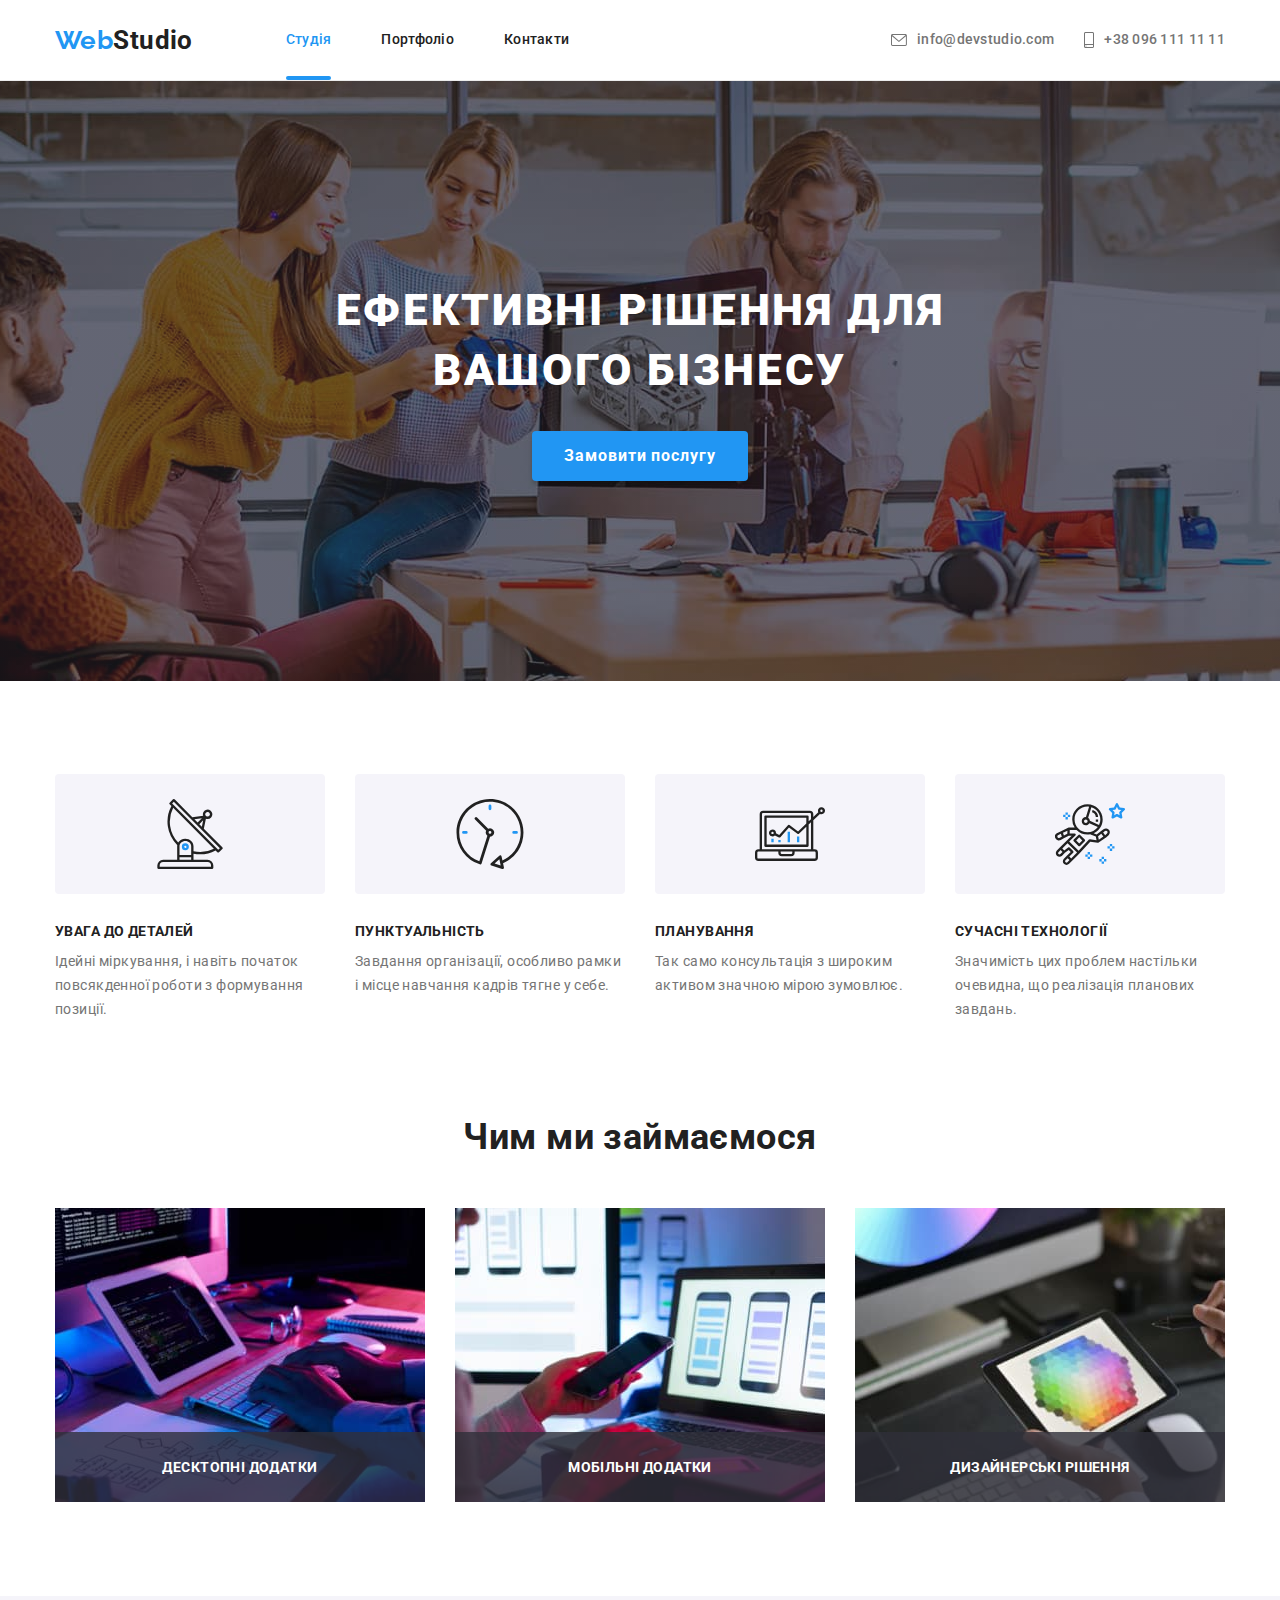
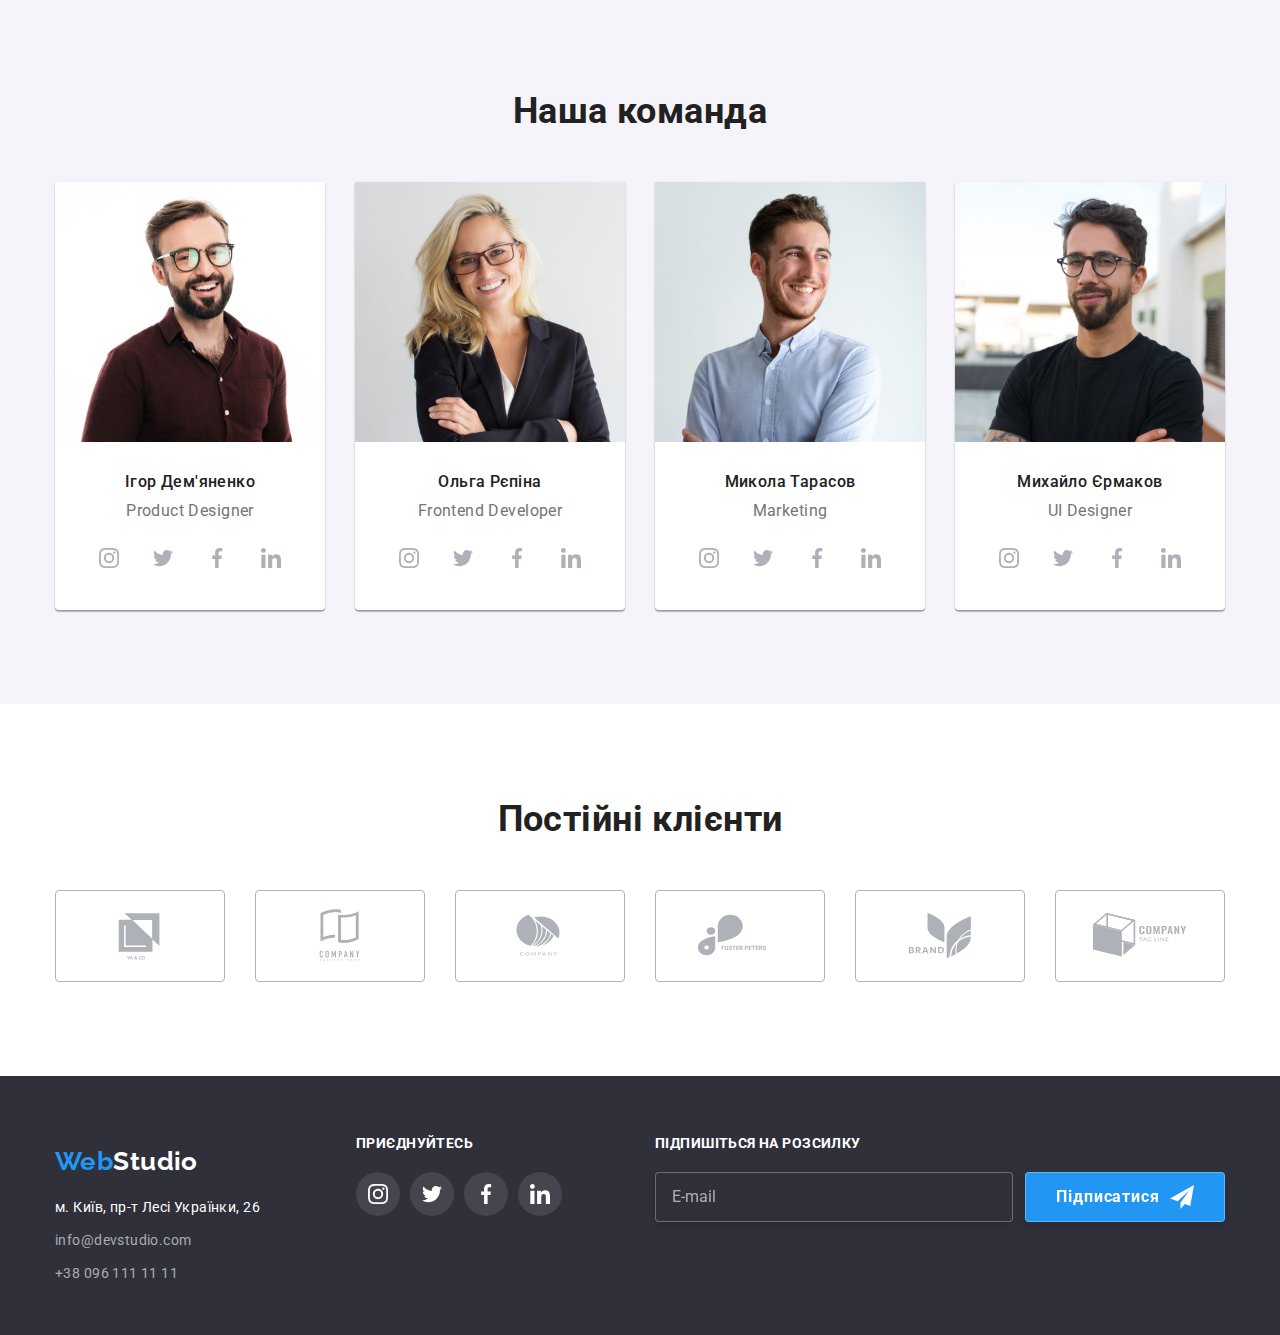
<file: index.html>
<!DOCTYPE html>
<html lang="uk">

<head>
  <meta charset="UTF-8">
  <meta http-equiv="X-UA-Compatible" content="IE=edge">
  <meta name="viewport" content="width=device-width, initial-scale=1.0">
  <title>Студія</title>
  <!-- Font style -->
  <link rel="preconnect" href="https://fonts.googleapis.com">
  <link rel="preconnect" href="https://fonts.gstatic.com" crossorigin>
  <link href="https://fonts.googleapis.com/css2?family=Raleway:wght@700&family=Roboto:wght@400;500;700;900&display=swap"
    rel="stylesheet">
  <!-- Modern-normolize -->
  <link rel="stylesheet" href="https://cdnjs.cloudflare.com/ajax/libs/modern-normalize/1.1.0/modern-normalize.css"
    integrity="sha512-Y0MM+V6ymRKN2zStTqzQ227DWhhp4Mzdo6gnlRnuaNCbc+YN/ZH0sBCLTM4M0oSy9c9VKiCvd4Jk44aCLrNS5Q=="
    crossorigin="anonymous" referrerpolicy="no-referrer" />
  <link rel="stylesheet" href="https://cdnjs.cloudflare.com/ajax/libs/modern-normalize/1.1.0/modern-normalize.min.css"
    integrity="sha512-wpPYUAdjBVSE4KJnH1VR1HeZfpl1ub8YT/NKx4PuQ5NmX2tKuGu6U/JRp5y+Y8XG2tV+wKQpNHVUX03MfMFn9Q=="
    crossorigin="anonymous" referrerpolicy="no-referrer" />

  <!-- Custom styles -->
  <link rel="stylesheet" href="./css/styles.css">
</head>

<body>
  <!-- HEADER -->
    <header class="header border">
      <div class="container nav">
        <a class="logo" href=""><span class="logo-header">Web</span>Studio</a>
        <nav class="nav-item">
         <ul class="site-nav list">
            <li class="menu-item">
              <a href="" class="link current menu-link">Студія</a>
            </li>
            <li>
              <a href="./portfolio.html" class="link">Портфоліо</a>
            </li>
            <li>
              <a href="" class="link">Контакти</a>
            </li>
         </ul>
        </nav>

        <a class="e-mail-nav" href="mailto:fo@devstudio.com">
          <svg class="icon-header" width="16px" height="12px">
            <use href="./images/icons.svg#icon-envelope"></use>
          </svg>
          info@devstudio.com
        </a>
        
        <a class="tel-nav" href="tel:+380961111111">
          <svg class="icon-header" width="10px" height="16px">
            <use href="./images/icons.svg#icon-smartphone"></use>
          </svg>
          +38 096 111 11 11
        </a>
      </div>
    </header>

  <!-- MAIN -->
  <main>
    <section class="hero overlay">
      <div class="container">
        <h1 class="hero-header">Ефективні рішення для вашого бізнесу</h1>
        <button class="hero-button" type="button" data-modal-open>Замовити послугу</button>
      </div>
    </section>

  <!-- Benefits -->
    <section class="benefits">
        <div class="container">
          <h2 class="visually-hidden">Переваги</h2>
          <ul class="list benefits-item">
            <li>
              <div class="icon-background">
              <svg width="70px" height="70px">
                <use href="./images/icons.svg#icon-antenna"></use>
              </svg>
              </div>
              <h3 class="benefits-title">УВАГА ДО ДЕТАЛЕЙ</h3>
              <p class="benefits-text">Ідейні міркування, і навіть початок повсякденної роботи з формування позиції.</p>
            </li>
            <li>
              <div class="icon-background">
              <svg width="70px" height="70px">
                <use href="./images/icons.svg#icon-clock"></use>
              </svg>
              </div>
              <h3 class="benefits-title">ПУНКТУАЛЬНІСТЬ</h3>
              <p class="benefits-text">Завдання організації, особливо рамки і місце навчання кадрів тягне у себе.</p>
            </li>
            <li>
              <div class="icon-background">
              <svg width="70px" height="70px">
                <use href="./images/icons.svg#icon-diagram"></use>
              </svg>
              </div>
              <h3 class="benefits-title">ПЛАНУВАННЯ</h3>
              <p class="benefits-text">Так само консультація з широким активом значною мірою зумовлює.</p>
            </li>
            <li>
              <div class="icon-background">
              <svg width="70px" height="70px">
                <use href="./images/icons.svg#icon-astronaut"></use>
              </svg>
              </div>
              <h3 class="benefits-title">СУЧАСНІ ТЕХНОЛОГІЇ</h3>
              <p class="benefits-text">Значимість цих проблем настільки очевидна, що реалізація планових завдань.</p>
            </li>
          </ul>
        </div>
    </section>

     <!-- Work -->
      <section class="work">
        <div class="container">
          <h2 class="work-title">Чим ми займаємося</h2>
          <ul class="list work-img">
            <li class="owerlay">
              <img class="item" src="./images/box/box1.jpg" alt="розробка" width="370" height="294">
              <div class="work-owerlay">
                <p class="work-owerlay-text">Десктопні додатки</p>
              </div>
            </li>
            <li class="owerlay">
              <img class="item" src="./images/box/box2.jpg" alt="універсальність" width="370" height="294">
              <div class="work-owerlay">
                <p class="work-owerlay-text">Мобільні додатки</p>
              </div>
            </li>
            <li class="owerlay">
              <img class="item" src="./images/box/box3.jpg" alt="дизайн" width="370" height="294">
              <div class="work-owerlay">
                <p class="work-owerlay-text">Дизайнерські рішення</p>
              </div>
            </li>
          </ul>
        </div>
      </section>

      <!-- Team -->
      <section class="team">
        <div class="container">
          <h2 class="team-title">Наша команда</h2>
          <ul class="list teams">
            <li class="team-border">
              <img src="./images/team/igor.jpg" alt="ігор" width="270" height="260" />
                <div class="team-text">
                  <h3 class="team-name">Ігор Дем'яненко</h3>
                  <p lang="en" class="team-profession">Product Designer</p>
                    <ul class="list team-links">
                      <li class="social-item">
                        <a class="social-link" href="http://instagram.com" target="_blank" rel="noopener noreferrer" aria-label="інстаграм іконка">
                          <svg class="icon-team" width="20px" height="20px">
                            <use href="./images/icons.svg#icon-instagram"></use>
                          </svg>
                        </a>
                      </li>
                      <li class="social-item">
                        <a class="social-link" href="http://twitter.com" target="_blank" rel="noopener noreferrer"
                      aria-label="твіттер іконка">
                          <svg class="icon-team" width="20px" height="20px">
                            <use href="./images/icons.svg#icon-twitter"></use>
                          </svg>
                        </a>
                      </li>
                      <li class="social-item">
                       <a class="social-link" href="http://facebook.com" target="_blank" rel="noopener noreferrer"
                      aria-label="фейсбук іконка">
                          <svg class="icon-team" width="20px" height="20px">
                            <use href="./images/icons.svg#icon-facebook"></use>
                          </svg>
                        </a>
                      </li>
                      <li class="social-item">
                        <a class="social-link" href="http://linkedin" target="_blank" rel="noopener noreferrer"
                      aria-label="лінкедін іконка">
                          <svg class="icon-team" width="20px" height="20px">
                            <use href="./images/icons.svg#icon-linkedin"></use>
                          </svg>
                        </a>
                      </li>
                    </ul>
                </div>
            </li>
            <li class="team-border">
              <img src="./images/team/olga.jpg" alt="ольга" width="270" height="260" />
              <div class="team-text">
                <h3 class="team-name">Ольга Рєпіна</h3>
                <p lang="en" class="team-profession">Frontend Developer</p>
                <ul class="list team-links">
                  <li class="social-item">
                    <a class="social-link" href="http://instagram.com" target="_blank" rel="noopener noreferrer"
                    aria-label="інстаграм іконка">
                      <svg class="icon-team" width="20px" height="20px">
                        <use href="./images/icons.svg#icon-instagram"></use>
                      </svg>
                    </a>
                  </li>
                  <li class="social-item">
                    <a class="social-link" href="http://twitter.com" target="_blank" rel="noopener noreferrer"
                    aria-label="твіттер іконка">
                      <svg class="icon-team" width="20px" height="20px">
                        <use href="./images/icons.svg#icon-twitter"></use>
                      </svg>
                    </a>
                  </li>
                  <li class="social-item">
                    <a class="social-link" href="http://facebook.com" target="_blank" rel="noopener noreferrer"
                    aria-label="фейсбук іконка">
                      <svg class="icon-team" width="20px" height="20px">
                        <use href="./images/icons.svg#icon-facebook"></use>
                      </svg>
                    </a>
                  </li>
                  <li class="social-item">
                    <a class="social-link" href="http://linkedin" target="_blank" rel="noopener noreferrer"
                    aria-label="лінкедін іконка">
                      <svg class="icon-team" width="20px" height="20px">
                        <use href="./images/icons.svg#icon-linkedin"></use>
                      </svg>
                    </a>
                  </li>
                </ul>
              </div>
            </li>
            <li class="team-border">
              <img src="./images/team/mukola.jpg" alt="микола" width="270" height="260" />
              <div class="team-text">
                <h3 class="team-name">Микола Тарасов</h3>
                <p lang="en" class="team-profession">Marketing</p>
                <ul class="list team-links">
                  <li class="social-item">
                    <a class="social-link" href="http://instagram.com" target="_blank" rel="noopener noreferrer"
                    aria-label="інстаграм іконка">
                      <svg class="icon-team" width="20px" height="20px">
                        <use href="./images/icons.svg#icon-instagram"></use>
                      </svg>
                    </a>
                  </li>
                  <li class="social-item">
                    <a class="social-link" href="http://twitter.com" target="_blank" rel="noopener noreferrer"
                    aria-label="твіттер іконка">
                      <svg class="icon-team" width="20px" height="20px">
                        <use href="./images/icons.svg#icon-twitter"></use>
                      </svg>
                    </a>
                  </li>
                  <li class="social-item">
                    <a class="social-link" href="http://facebook.com" target="_blank" rel="noopener noreferrer"
                    aria-label="фейсбук іконка">
                      <svg class="icon-team" width="20px" height="20px">
                        <use href="./images/icons.svg#icon-facebook"></use>
                      </svg>
                    </a>
                  </li>
                  <li class="social-item">
                    <a class="social-link" href="http://linkedin" target="_blank" rel="noopener noreferrer"
                    aria-label="лінкедін іконка">
                      <svg class="icon-team" width="20px" height="20px">
                        <use href="./images/icons.svg#icon-linkedin"></use>
                      </svg>
                    </a>
                  </li>
                </ul>
              </div>
            </li>
            <li class="team-border">
              <img src="./images/team/muhaylo.jpg" alt="михайло" width="270" height="260" />
              <div class="team-text">
                <h3 class="team-name">Михайло Єрмаков</h3>
                <p lang="en" class="team-profession">UI Designer</p>
                <ul class="list team-links">
                  <li class="social-item">
                    <a class="social-link" href="http://instagram.com" target="_blank" rel="noopener noreferrer"
                    aria-label="інстаграм іконка">
                      <svg class="icon-team" width="20px" height="20px">
                        <use href="./images/icons.svg#icon-instagram"></use>
                      </svg>
                    </a>
                  </li>
                  <li class="social-item">
                    <a class="social-link" href="http://twitter.com" target="_blank" rel="noopener noreferrer"
                    aria-label="твіттер іконка">
                      <svg class="icon-team" width="20px" height="20px">
                        <use href="./images/icons.svg#icon-twitter"></use>
                      </svg>
                    </a>
                  </li>
                  <li class="social-item">
                    <a class="social-link" href="http://facebook.com" target="_blank" rel="noopener noreferrer"
                    aria-label="фейсбук іконка">
                      <svg class="icon-team" width="20px" height="20px">
                        <use href="./images/icons.svg#icon-facebook"></use>
                      </svg>
                    </a>
                  </li>
                  <li class="social-item">
                    <a class="social-link" href="http://linkedin" target="_blank" rel="noopener noreferrer"
                    aria-label="лінкедін іконка">
                      <svg class="icon-team" width="20px" height="20px">
                        <use href="./images/icons.svg#icon-linkedin"></use>
                      </svg>
                    </a>
                  </li>
                </ul>
              </div>
            </li>
          </ul>
        </div>
      </section>

      <!-- Clients -->
      <section class="clients">
        <div class="container">
          <h2 class="clients-title">Постійні клієнти</h2>
          <ul class="list clients-list">
            <li class="clients-item">
              <a class="client-link" href="">
              <svg class="clients-icon" width="106px" height="60px">
                <use href="./images/icons.svg#icon-ya"></use>
              </svg>
              </a>
            </li>
            <li class="clients-item">
              <a class="client-link" href="">
              <svg class="clients-icon" width="106px" height="60px">
                <use href="./images/icons.svg#icon-companytagline"></use>
              </svg>
              </a>
            </li>
            <li class="clients-item">
              <a class="client-link" href="">
              <svg class="clients-icon" width="106px" height="60px">
                <use href="./images/icons.svg#icon-company"></use>
              </svg>
              </a>
            </li>
            <li class="clients-item">
              <a class="client-link" href="">
                <svg class="clients-icon" width="106px" height="60px">
                  <use href="./images/icons.svg#icon-foster"></use>
              </svg>
              </a>
            </li>
            <li class="clients-item">
              <a class="client-link" href="">
              <svg class="clients-icon" width="106px" height="60px">
                <use href="./images/icons.svg#icon-brand"></use>
              </svg>
              </a>
            </li>
            <li class="clients-item">
              <a class="client-link" href="">
              <svg class="clients-icon" width="106px" height="60px">
                <use href="./images/icons.svg#icon-companytag"></use>
              </svg>
              </a>
            </li>
          </ul>
        </div>
      </section>
  </main>

  <!-- FOOTER -->
  <footer class="address">
    <section class="container footer">

    <div>
      <h2 class="visually-hidden">Адреса</h2>
      <div class="logotip-footer">
        <a class="logo-address" href=""><span class="logo-footer">Web</span>Studio</a>
      </div>
      <address>
        <ul class="list">
          <li class="adress-item"><a class="adress-footer" href="https://goo.gl/maps/XQmPCepcNbJXL68EA" target="_blank"
              rel="noopener noreffer npfollow">м. Київ,
              пр-т Лесі Українки, 26</a></li>
          <li class="adress-item"><a class="address-mail" href="mailto:fo@devstudio.com">info@devstudio.com</a>
          </li>
          <li class="adress-item"><a class="address-tel" href="tel:+380961111111">+38 096 111 11 11</a></li>
        </ul>
      </address>
    </div>

    <div class="social-footer">
        <h2 class="section-name">приєднуйтесь</h2>
        <ul class="list social">
          <li>
            <a class="icon-footer" href="http://instagram.com" target="_blank" rel="noopener noreferrer"
                    aria-label="інстаграм іконка">
              <svg width="20px" height="20px">
                <use href="./images/icons.svg#icon-instagram"></use>
              </svg>
            </a>
          </li>
          
          <li>
            <a class="icon-footer" href="http://twitter.com" target="_blank" rel="noopener noreferrer"
              aria-label="твіттер іконка">
              <svg width="20px" height="20px">
                <use href="./images/icons.svg#icon-twitter"></use>
              </svg>
            </a>
          </li>

          <li>
            <a class="icon-footer" href="http://facebook.com" target="_blank" rel="noopener noreferrer"
              aria-label="фейсбук іконка">
              <svg width="20px" height="20px">
                <use href="./images/icons.svg#icon-facebook"></use>
              </svg>
            </a>
          </li>

          <li>
            <a class="icon-footer" href="http://linkedin" target="_blank" rel="noopener noreferrer" aria-label="лінкедін іконка">
              <svg width="20px" height="20px">
                <use href="./images/icons.svg#icon-linkedin"></use>
              </svg>
            </a>
          </li>

        </ul>
    </div>

    <div>
      <h2 class="section-name">Підпишіться на розсилку</h2>
      <form class="footer-form">
        <label>
        <input class="label-footer" type="email" required placeholder="E-mail">
        </label>
        <button class="footer-button"  type="submit">Підписатися
          <svg class="subscribe" width="24px" height="24px">
            <use href="./images/icons.svg#icon-plane"></use>
          </svg>
        </button>
      </form>
    </div>

    </section>
  </footer>

 <!-- Modal window -->
 <div class="backdrop is-hidden" data-modal>
  <div class="modal">
    <button class="modal-buttom" data-modal-close>
      <svg class="modal-item"  width="18px" height="18px">
        <use href="./images/icons.svg#icon-close"></use>
      </svg>
    </button>

    <form class="modal-window">
    <p class="modal-text">Залиште свої дані, ми вам передзвонимо</p>

    <div class="modal-form">
        <label class="form-label-name" for="user_person">Ім'я</label>
          <div class="form-input">
            <input class="input-form-field" type="text" name="person" id="user_person" autofocus required>
            <svg class="form-icon" width="18px" height="18px">
              <use href="./images/icons.svg#icon-person"></use>
            </svg>
          </div>

        <label class="form-label-name" for="user_phone">Телефон</label>
          <div class="form-input">
            <input class="input-form-field" type="tel" name="phone" id="user_phone" required>
            <svg class="form-icon" width="18px" height="18px">
              <use href="./images/icons.svg#icon-phone"></use>
            </svg>
          </div>

        <label class="form-label-name" for="user_email">Пошта</label>
          <div class="form-input">
            <input class="input-form-field" type="email" name="email" id="user_email" required>
            <svg class="form-icon" width="18px" height="18px">
              <use href="./images/icons.svg#icon-email"></use>
            </svg>
          </div>
    
        <label class="form-label-name" for="user_comment">Коментар</label>
          <div>
          <textarea class="form-comment" name="comment" id="user_comment" cols="30" rows="9" placeholder="Введіть текст"></textarea>
          </div>
      
      <div class="accept-form">
      <label class="accept">
        <input class="modal-form-checkbox" type="checkbox" name="accept">
        <svg class="modal-form-checkbox-icon" width="15px" height="16px">
          <use class="uncheck" href="./images/icons.svg#icon-uncheck"></use>
          <use class="check" href="./images/icons.svg#icon-check"></use>
        </svg>
        Погоджуюся з розсилкою та приймаю
        <a class="accept-link" href="">Умови договору</a>
      </label>
      </div>
      

      <button class="form-button" type="submit">Відправити</button>
    </div>
    </form>

  </div>

 </div>

 <script src="./js/modal.js"></script>

</body>

</html>
</file>
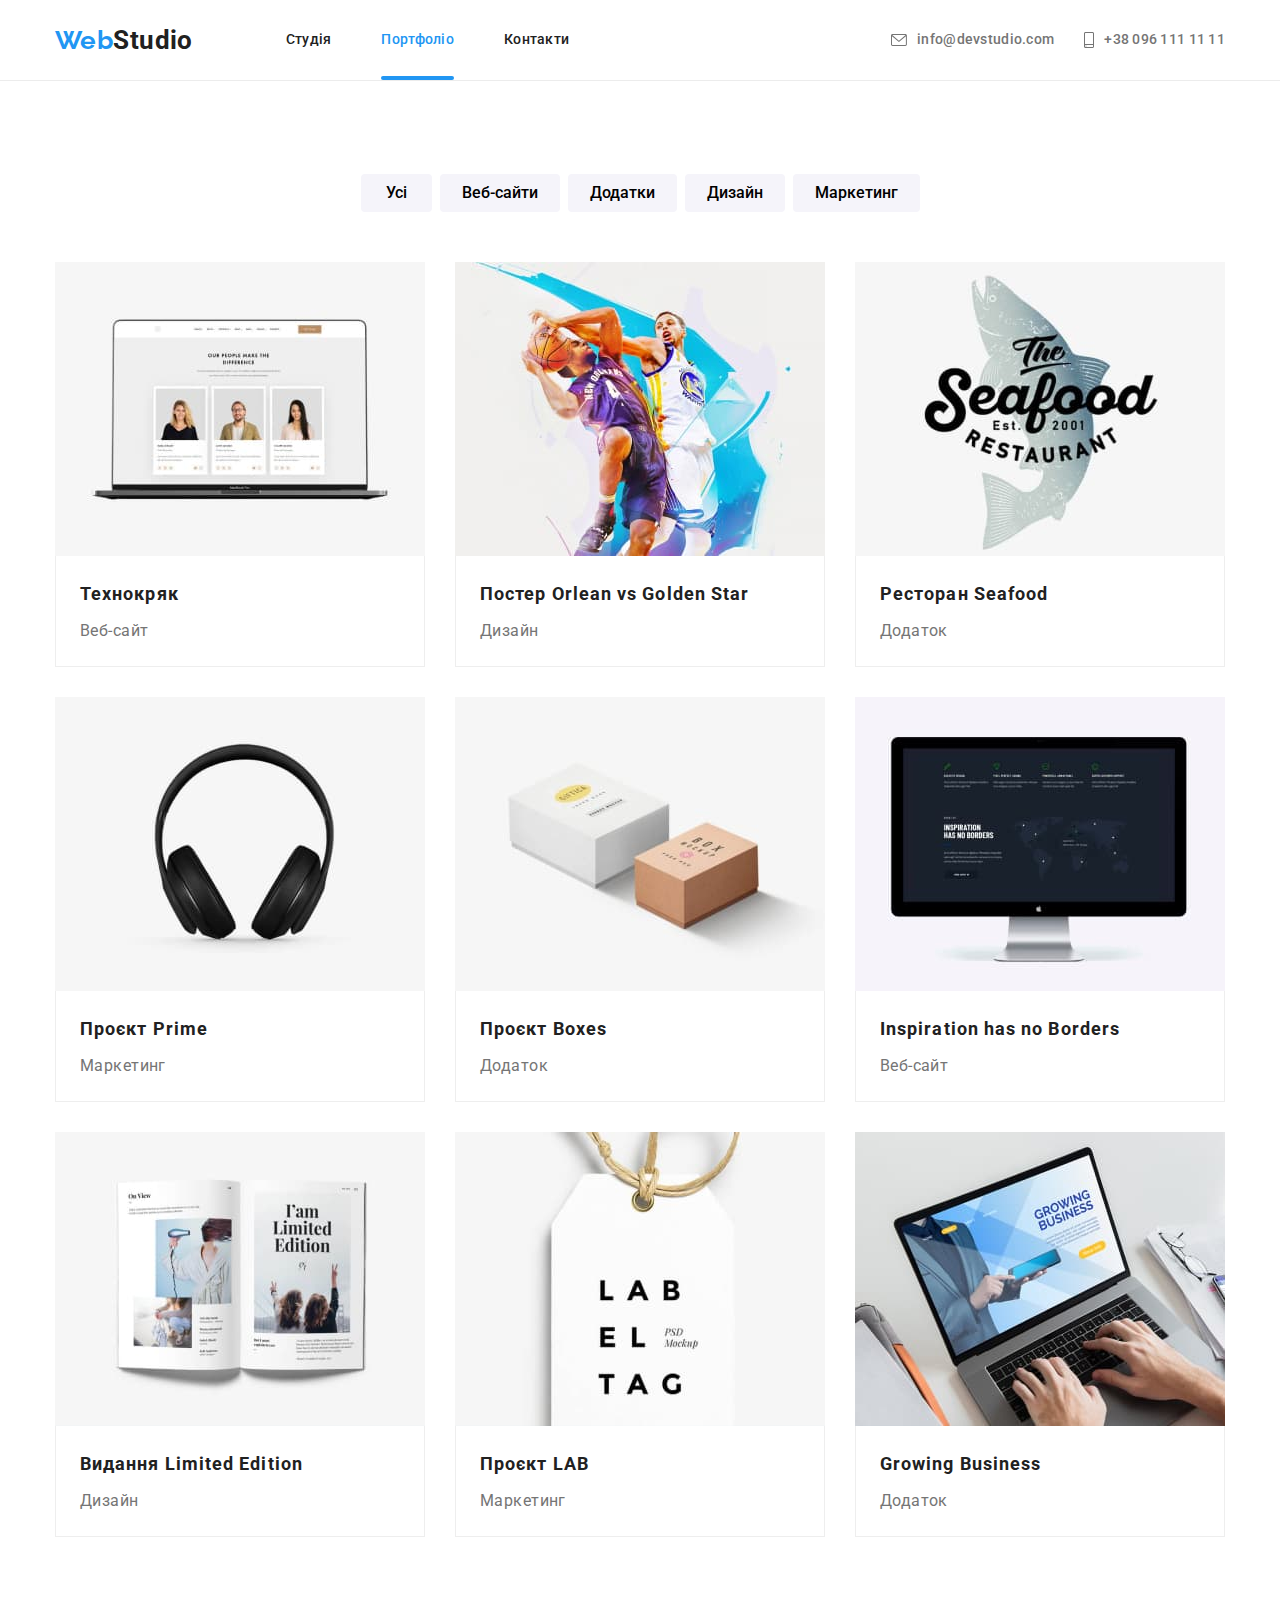
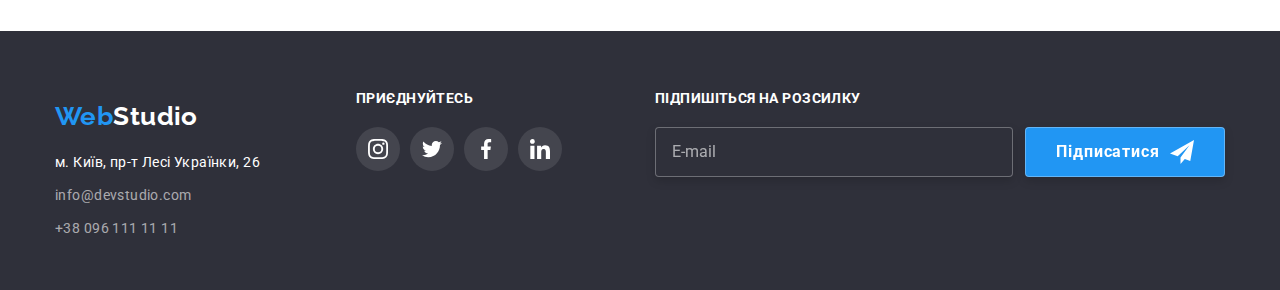
<file: portfolio.html>
<!DOCTYPE html>
<html lang="uk">

<head>
    <meta charset="UTF-8">
    <meta http-equiv="X-UA-Compatible" content="IE=edge">
    <meta name="viewport" content="width=device-width, initial-scale=1.0">
    <title>Портфоліо</title>
    <!-- Font style -->
    <link rel="preconnect" href="https://fonts.googleapis.com">
    <link rel="preconnect" href="https://fonts.gstatic.com" crossorigin>
    <link href="https://fonts.googleapis.com/css2?family=Raleway:wght@700&family=Roboto:wght@400;500;700;900&display=swap"
    rel="stylesheet">
    <!-- Modern-normolize -->
    <link rel="stylesheet" href="https://cdnjs.cloudflare.com/ajax/libs/modern-normalize/1.1.0/modern-normalize.css"
    integrity="sha512-Y0MM+V6ymRKN2zStTqzQ227DWhhp4Mzdo6gnlRnuaNCbc+YN/ZH0sBCLTM4M0oSy9c9VKiCvd4Jk44aCLrNS5Q=="
    crossorigin="anonymous" referrerpolicy="no-referrer" />
    <link rel="stylesheet" href="https://cdnjs.cloudflare.com/ajax/libs/modern-normalize/1.1.0/modern-normalize.min.css"
    integrity="sha512-wpPYUAdjBVSE4KJnH1VR1HeZfpl1ub8YT/NKx4PuQ5NmX2tKuGu6U/JRp5y+Y8XG2tV+wKQpNHVUX03MfMFn9Q=="
    crossorigin="anonymous" referrerpolicy="no-referrer" />

    <!-- Custom styles -->
    <link rel="stylesheet" href="./css/styles.css">
</head>


<body>
    <!-- HEADER -->
    <header class="header border">
    <div class="container nav">
        <a class="logo" href=""><span class="logo-header">Web</span>Studio</a>
        <nav class="nav-item">
            <ul class="site-nav list">
                <li>
                    <a href="./index.html" class="link">Студія</a>
                </li>
                <li class="menu-item">
                    <a href="" class="link current menu-link">Портфоліо</a>
                </li>
                <li>
                    <a href="" class="link">Контакти</a>
                </li>
            </ul>
        </nav>

        <a class="e-mail-nav" href="mailto:fo@devstudio.com">
            <svg class="icon-header" width="16px" height="12px">
                <use href="./images/icons.svg#icon-envelope"></use>
            </svg>
            info@devstudio.com
        </a>

        <a class="tel-nav" href="tel:+380961111111">
            <svg class="icon-header" width="10px" height="16px">
                <use href="./images/icons.svg#icon-smartphone"></use>
            </svg>
            +38 096 111 11 11
        </a>
    </div>
    </header>
    
    <!-- MAIN PORTFOLIO -->
    <main>
        <section class="portfolio">
        <div class="container">
            <h1 class="visually-hidden">Важливі кнопки</h1>
            <ul class="list nav-button">
                <li>
                    <button class="portfolio-button all" type="button">Усі</button>
                </li>
                <li>
                    <button class="portfolio-button" type="button">Веб-сайти</button>
                </li>
                <li>
                    <button class="portfolio-button" type="button">Додатки</button>
                </li>
                <li>
                    <button class="portfolio-button" type="button">Дизайн</button>
                </li>
                <li>
                    <button class="portfolio-button" type="button">Маркетинг</button>
                </li>
            </ul>
            <ul class="list gallery">
                <li class="gallery-item">
                    <div class="thumb">
                        <img src="./images/portfolio/techocryak.jpg" alt="технокряк" width="370" height="294" />
                            <div class="owerlay-card">
                                <p>Ресурс пропонує комплексні пропозиції з різним рівнем функціоналу та сервісів. Все це дозволить відвідувачу отримати
                                вичерпні відомості про компанію чи приватну особу.
                                </p>
                            </div>
                    </div>
                    <div class="gallery-border">
                        <h2 class="portfolio-title">Технокряк</h2>
                        <p class="portfolio-tex">Веб-сайт</p>
                    </div>
                </li>
                <li class="gallery-item">
                    <div class="thumb">
                        <img src="./images/portfolio/poster.jpg" alt="постер" width="370" height="294" />
                            <div class="owerlay-card">
                                <p>Ресурс пропонує комплексні пропозиції з різним рівнем функціоналу та сервісів. Все це дозволить відвідувачу
                                    отримати
                                    вичерпні відомості про компанію чи приватну особу.
                                </p>
                            </div>
                    </div>
                    <div class="gallery-border">
                        <h2 class="portfolio-title">Постер <span lang="en">Orlean vs Golden Star</span></h2>
                        <p class="portfolio-tex">Дизайн</p>
                    </div>
                </li>
                <li class="gallery-item">
                    <div class="thumb">
                    <img src="./images/portfolio/restouran.jpg" alt="ресторан" width="370" height="294" />
                        <div class="owerlay-card">
                            <p>Ресурс пропонує комплексні пропозиції з різним рівнем функціоналу та сервісів. Все це дозволить відвідувачу
                            отримати
                            вичерпні відомості про компанію чи приватну особу.
                            </p>
                        </div>
                    </div>
                    <div class="gallery-border">
                        <h2 class="portfolio-title">Ресторан <span lang="en">Seafood</span></h2>
                        <p class="portfolio-tex">Додаток</p>    
                    </div>
                </li>
                <li class="gallery-item">
                    <div class="thumb">
                    <img src="./images/portfolio/project.jpg" alt="проект" width="370" height="294" />
                        <div class="owerlay-card">
                            <p>Ресурс пропонує комплексні пропозиції з різним рівнем функціоналу та сервісів. Все це дозволить відвідувачу
                            отримати
                            вичерпні відомості про компанію чи приватну особу.
                            </p>
                        </div>
                    </div>
                    <div class="gallery-border">
                        <h2 class="portfolio-title">Проєкт <span lang="en">Prime</span></h2>
                        <p class="portfolio-tex">Маркетинг</p>
                    </div>
                </li>
                <li class="gallery-item">
                    <div class="thumb">
                    <img src="./images/portfolio/box.jpg" alt="портфоліо" width="370" height="294" />
                        <div class="owerlay-card">
                            <p>Ресурс пропонує комплексні пропозиції з різним рівнем функціоналу та сервісів. Все це дозволить відвідувачу
                            отримати
                            вичерпні відомості про компанію чи приватну особу.
                            </p>
                        </div>
                    </div>
                    <div class="gallery-border">
                        <h2 class="portfolio-title">Проєкт <span lang="en">Boxes</span></h2>
                        <p class="portfolio-tex">Додаток</p>
                    </div>
                </li>
                <li class="gallery-item">
                    <div class="thumb">
                    <img src="./images/portfolio/borders.jpg" alt="Натхнення не має кордонів" width="370"
                        height="294" />
                        <div class="owerlay-card">
                            <p>Ресурс пропонує комплексні пропозиції з різним рівнем функціоналу та сервісів. Все це дозволить відвідувачу
                                отримати
                                вичерпні відомості про компанію чи приватну особу.
                            </p>
                        </div>
                    </div>
                    <div class="gallery-border">
                        <h2 class="portfolio-title" lang="en">Inspiration has no Borders</h2>
                        <p class="portfolio-tex">Веб-сайт</p>
                    </div>
                    
                </li>
                <li class="gallery-item">
                    <div class="thumb">
                    <img src="./images/portfolio/magazine.jpg" alt="видання" width="370" height="294" />
                        <div class="owerlay-card">
                            <p>Ресурс пропонує комплексні пропозиції з різним рівнем функціоналу та сервісів. Все це дозволить відвідувачу
                                отримати
                                вичерпні відомості про компанію чи приватну особу.
                            </p>
                        </div>
                    </div>
                    <div class="gallery-border">
                        <h2 class="portfolio-title">Видання <span lang="en">Limited Edition</span></h2>
                        <p class="portfolio-tex">Дизайн</p>
                    </div>   
                </li>
                <li class="gallery-item">
                    <div class="thumb">
                    <img src="./images/portfolio/lab.jpg" alt="лабораторії" width="370" height="294" />
                        <div class="owerlay-card">
                            <p>Ресурс пропонує комплексні пропозиції з різним рівнем функціоналу та сервісів. Все це дозволить відвідувачу
                                отримати
                                вичерпні відомості про компанію чи приватну особу.
                            </p>
                        </div>
                    </div>
                    <div class="gallery-border">
                        <h2 class="portfolio-title">Проєкт <span lang="en">LAB</span></h2>
                        <p class="portfolio-tex">Маркетинг</p>
                    </div>
                </li>
                <li class="gallery-item">
                    <div class="thumb">
                    <img src="./images/portfolio/bussines.jpg" alt="Зростаючий бізнес" width="370" height="294" />
                        <div class="owerlay-card">
                            <p>Ресурс пропонує комплексні пропозиції з різним рівнем функціоналу та сервісів. Все це дозволить відвідувачу
                                отримати
                                вичерпні відомості про компанію чи приватну особу.
                            </p>
                        </div>
                    </div>
                    <div class="gallery-border">
                        <h2 class="portfolio-title" lang="en">Growing Business</h2>
                        <p class="portfolio-tex">Додаток</p>
                    </div>
                </li>
            </ul>
        </div>
        </section>       
    </main>

    <!-- FOOTER PORTFOLIO -->
<footer class="address">
    <section class="container footer">

        <div>
            <h2 class="visually-hidden">Адреса</h2>
            <div class="logotip-footer">
                <a class="logo-address" href=""><span class="logo-footer">Web</span>Studio</a>
            </div>
            <address>
                <ul class="list">
                    <li class="adress-item"><a class="adress-footer" href="https://goo.gl/maps/XQmPCepcNbJXL68EA"
                            target="_blank" rel="noopener noreffer npfollow">м. Київ,
                            пр-т Лесі Українки, 26</a></li>
                    <li class="adress-item"><a class="address-mail"
                            href="mailto:fo@devstudio.com">info@devstudio.com</a>
                    </li>
                    <li class="adress-item"><a class="address-tel" href="tel:+380961111111">+38 096 111 11 11</a></li>
                </ul>
            </address>
        </div>

        <div class="social-footer">
            <h2 class="section-name">приєднуйтесь</h2>
            <ul class="list social">
                <li>
                    <a class="icon-footer" href="http://instagram.com" target="_blank" rel="noopener noreferrer"
                        aria-label="інстаграм іконка">
                        <svg width="20px" height="20px">
                            <use href="./images/icons.svg#icon-instagram"></use>
                        </svg>
                    </a>
                </li>

                <li>
                    <a class="icon-footer" href="http://twitter.com" target="_blank" rel="noopener noreferrer"
                        aria-label="твіттер іконка">
                        <svg width="20px" height="20px">
                            <use href="./images/icons.svg#icon-twitter"></use>
                        </svg>
                    </a>
                </li>

                <li>
                    <a class="icon-footer" href="http://facebook.com" target="_blank" rel="noopener noreferrer"
                        aria-label="фейсбук іконка">
                        <svg width="20px" height="20px">
                            <use href="./images/icons.svg#icon-facebook"></use>
                        </svg>
                    </a>
                </li>

                <li>
                    <a class="icon-footer" href="http://linkedin" target="_blank" rel="noopener noreferrer"
                        aria-label="лінкедін іконка">
                        <svg width="20px" height="20px">
                            <use href="./images/icons.svg#icon-linkedin"></use>
                        </svg>
                    </a>
                </li>

            </ul>
        </div>

        <div>
            <h2 class="section-name">Підпишіться на розсилку</h2>
            <form class="footer-form">
                <label>
                <input class="label-footer" type="email" required placeholder="E-mail">
                </label>
                <button class="footer-button" type="submit">Підписатися
                    <svg class="subscribe" width="24px" height="24px">
                        <use href="./images/icons.svg#icon-plane"></use>
                    </svg>
                </button>
            </form>
        </div>

    </section>
</footer>
</body>

</html>
</file>
<file: css/styles.css>
:root {
    --primary-text-color: #212121;
    --text-color: #757575;
    --accent-color: #2196F3;
    --primary-white-color: #FFFFFF;
    --logo-color-black: #000000;
    --backgound-grey: #2F303A;
    --background-lightgrey: #F5F4FA;
    --fill-icon: #AFB1B8;

    --timing-function: cubic-bezier(0.4, 0, 0.2, 1);

}

body {
    color: var(--primary-text-color);
    background-color: var(--primary-white-color);
    font-family: Roboto, sans-serif;
    font-size: 14px;
    letter-spacing: 0.03em;
    
}

/* основной цвет #212121*/
/* вспомогательный цвет #757575 */
/* синий #2196F3 */
/* белый #FFFFFF */

/* -----for all----- */
.list {
    list-style: none;
    padding: 0;
    margin: 0;
}

img {
    display: block;
    max-width: 100%;
    height: auto;
}

.container {
    margin-left: auto;
    margin-right: auto;
    padding-left: 15px;
    padding-right: 15px;
    width: 1200px;

    /* background-color: blueviolet; */
    /* outline: 2px solid tomato; */
}

/*--Header site--*/

.border {
    border: 1px solid #ECECEC;
    border-top: 0;
    border-right: 0;
    border-left: 0;
}

.nav {
    display: flex;
    align-items: center;
    padding-top: 0;
    padding-bottom: 0;
}

.logo {
    margin-right: 93px;

    color: var(--logo-color-black) font-family: Raleway, sans-serif;
    font-weight: 700;
    font-size: 26px;
    line-height: 1.11;
    text-decoration: none;

    transition: color 250ms var(--timing-function);
}

.logo-header {
    color: var(--accent-color);
    font-family: Raleway, sans-serif;
}


.logo:hover,
.logo:focus {
    color: var(--accent-color);
}

/* menu nav */

.nav-item {
    margin-right: auto;
}

.site-nav .link {
    display: block;
    padding-top: 32px;
    padding-bottom: 32px;

    color: var(--primary-text-color);
    font-weight: 500;
    line-height: 1.14;
    letter-spacing: 0.02em;
    text-decoration: none;
}

.menu-item {
    position: relative;
}

.menu-link::after {
    content: "";
    position: absolute;
    left: 0;
    bottom: 0;
    
    width: 100%;
    height: 4px;
    border-radius: 2px;
    background-color: var(--accent-color);
}

.site-nav {
    display: flex;
    align-items: center;
    gap: 50px;
}

.site-nav .link.current {
    color: var(--accent-color);
}

.link {
    transition: color 250ms var(--timing-function);
}

.site-nav .link:hover,
.site-nav .link:focus {
    color: var(--accent-color);
}

.icon-header {
    fill: currentColor;
}

.e-mail-nav,
.tel-nav {
    display: flex;
    align-items: center;
    padding-top: 32px;
    padding-bottom: 32px;
    gap: 10px;

    color: var(--text-color);
    font-weight: 500;
    line-height: 1.14;
    letter-spacing: 0.02em;
    text-decoration: none;  

    transition: color 250ms var(--timing-function);
}

.e-mail-nav {
    margin-right: 30px;
}

.e-mail-nav:hover,
.e-mail-nav:focus,
.tel-nav:hover,
.tel-nav:focus {
    color: var(--accent-color);
}

/* -- Main site */

/* Hero */

.hero{
    padding: 200px 15px;
    background-color: var(--backgound-grey);
}

.overlay {
    height: 600px;
    max-width: 1600px;
    margin-left: auto;
    margin-right: auto;

    background-image: linear-gradient(rgba(47, 48, 58, 0.4), rgba(47, 48, 58, 0.4)), url(../images/hero.jpg);
    background-repeat: no-repeat;
    background-position: center;
    background-size: cover;
}

.hero-header {
    margin: auto;
    margin-bottom: 30px;
    text-align: center;
    width: 696px;

    color: var(--primary-white-color);
    font-weight: 900;
    font-size: 44px;
    line-height: 1.36;
    letter-spacing: 0.06em;
    text-transform: uppercase;
}

.hero-button {
    border-radius: 4px;
    padding: 10px 32px;
    box-shadow: 0px 4px 4px rgba(0, 0, 0, 0.15);
    border: none;
    margin: auto;
    /* border: 1px solid transparent; */

    background-color: var(--accent-color);
    color: var(--primary-white-color);
    font-family: inherit;
    font-weight: 700;
    font-size: 16px;
    line-height: 1.88;
    display: flex;
    align-items: center;
    text-align: center;
    letter-spacing: 0.06em;
    cursor: pointer;
}

/* Modal window */
.backdrop {
    position: fixed;
    top: 0;
    z-index: 1;

    width: 100%;
    height: 100%;
    background-color: rgba(0, 0, 0, 0.2);

    transition: opacity 250ms var(--timing-function), visibility 250ms var(--timing-function);
}

.backdrop.is-hidden {
    opacity: 0;
    visibility: hidden;
    pointer-events: none;
}

.modal {
    position: absolute;
    top: 50%;
    left: 50%;
    transform: translate(-50%, -50%);

    width: 528px;
    min-height: 581px;
    background-color: var(--primary-white-color);
    box-shadow: 0px 1px 3px rgba(0, 0, 0, 0.12), 0px 1px 1px rgba(0, 0, 0, 0.14), 0px 2px 1px rgba(0, 0, 0, 0.2);
    border-radius: 4px;

    transition: transform 250ms var(--timing-function), opacity 250ms var(--timing-function);
}

.backdrop.is-hidden .modal {
    opacity: 0;
    transform: scale(0.75);
}

.modal-buttom {
    position: absolute;
    top: 8px;
    right: 8px;
    
    padding: 0;
    display: flex;
    align-items: center;
    justify-content: center;

    width: 30px;
    height: 30px;
    background-color: var(--primary-white-color);
    border-radius: 50%;
    border: 1px solid rgba(0, 0, 0, 0.1);
    cursor: pointer;
}

.modal-item {
    fill: var(--logo-color-black);
    transition: fill 250ms var(--timing-function);
} 

.modal-item:hover,
.modal-item:focus {
    fill: var(--accent-color);
}

.modal-window {
    display: block;
    padding: 40px;
}

.modal-text {
    margin: 0;
    margin-bottom: 20px;
    font-weight: 700;
    font-size: 20px;
    line-height: 1.15;
    text-align: center;
    color: var(--primary-text-color);
}

.form-label-name {
    display: block;
    margin-bottom: 4px;

    font-weight: 400;
    font-size: 12px;
    line-height: 1.17;
    letter-spacing: 0.01em;
    color: var(--text-color);
}

.form-input {
    position: relative;
}

.input-form-field {
    padding: 0;
    padding-left: 42px;
    margin-bottom: 10px;
    width: 448px;
    height: 40px;
    border: 1px solid rgba(33, 33, 33, 0.2);
    border-radius: 4px;
    outline: transparent;

    transition: border-color 250ms var(--accent-color);
}

.input-form-field:focus,
.form-comment:focus {
    border-color: var(--accent-color);
}

.form-icon {
    position: absolute;
    top: 50%;
    left: 12px;
    transform: translateY(-80%);

    transition: fill 250ms var(--timing-function);
}

.form-icon:focus {
    fill: var(--accent-color);
}

.input-form-field:focus+.form-icon {
    fill: var(--accent-color);
}

.form-comment {
    padding: 12px 16px;
    margin: 0;
    margin-bottom: 20px;
    resize: none;
    width: 448px;
    height: 120px;
    border: 1px solid rgba(33, 33, 33, 0.2);
    border-radius: 4px;
    outline: transparent;
    color: var(--text-color);

    transition: color 250ms var(--timing-function);
}

.form-comment::placeholder {
    font-size: 12px;
    line-height: calc(14 / 12);
    letter-spacing: 0.01em;
    color: rgba(117, 117, 117, 0.5);
}

.accept-form {
    margin-bottom: 30px;
}

.accept {
    display: flex;
    justify-content: center;
    align-items: center;
    gap: 7px;

    user-select: none;
    margin: 0;
    font-size: 14px;
    line-height: 1.71;
    color: var(--text-color);
}

.modal-form-checkbox {
    appearance: none;
}

.uncheck {
    opacity: 1;
    transition: opacity 250ms var(--timing-function);
}

.modal-form-checkbox:checked + .modal-form-checkbox-icon .uncheck {
    opacity: 0;
}

.check {
    opacity: 0;
    transition: filter 250ms var(--timing-function),
    opacity: 250ms var(--timing-function);
}

.modal-form-checkbox:checked + .modal-form-checkbox-icon .check,
.modal-form-checkbox:checked:focus+.modal-form-checkbox-icon .check {
    opacity: 1;
    filter: drop-shadow(0px 4px 4px rgba(0, 0, 0, 0.25));
}

.accept-link {
    line-height: 1.71;
    text-decoration-line: underline;
    color: var(--accent-color);

    text-underline-position: under;
}

.form-button {
    display: block;
    padding: 0;
    margin-right: auto;
    margin-left: auto;
    width: 200px;
    height: 50px;
    
    font-weight: 700;
    font-size: 16px;
    line-height: 1.88;
    text-align: center;
    letter-spacing: 0.06em; 
    color: var(--primary-white-color);
    background-color: var(--accent-color);
    box-shadow: 0px 4px 4px rgba(0, 0, 0, 0.15);
    border: 1px solid rgba(255, 255, 255, 0.3);
    border-radius: 4px;
}

/* Benefits (Переваги) */

.benefits {
    padding-top: 94px;
    padding-bottom: 94px;
}

.visually-hidden {
    position: nabsolute;
    white-space: nowrap;
    width: 1px;
    height: 1px;
    overflow: hidden;
    border: 0;
    padding: 0;
    clip: rect(0 0 0 0);
    clip-path: inset(50%);
    margin: -1px;
}

.benefits-item {
    display: flex;
    gap: 30px;
}

.icon-background {
    display: flex;
    justify-content: center;
    align-items: center;

    margin-bottom: 30px;
    width: 270px;
    height: 120px;
    border-radius: 4px;
    background-color: var(--background-lightgrey); 
}

/* .benefits-item {
    flex-basis: calc((100% - 30px) / 4);
} */


.benefits-title {
    margin: 0;
    margin-bottom: 10px;

    line-height: 1.14;
    font-size: 14px;
    text-transform: uppercase;
    width: 270px;
}

.benefits-text {
    margin: 0;

    color: var(--text-color);
    line-height: 1.71;
}

/* Work and Team title */

.work {
    padding-bottom: 94px;
}

.work-title,
.team-title,
.clients-title {
    margin: 0;
    margin-bottom: 50px;

    font-size: 36px;
    line-height: 1.17;
    text-align: center;
}

.work-img {
    display: flex;
    gap: 30px;
}

.owerlay {
    position: relative;
}

.work-owerlay {
    position: absolute;
    bottom: 0;
    width: 100%;

    background: rgba(47, 48, 58, 0.8);
}

.work-owerlay-text {
    margin: 0;
    padding-top: 27px;
    padding-bottom: 27px;
    font-weight: 700;
    line-height: 16px;
    text-align: center;
    text-transform: uppercase;
    color: var(--primary-white-color);
}

/* Team */
.team {
    padding-top: 94px;
    padding-bottom: 94px;
    background-color: var(--background-lightgrey)
}

.teams {
    display: flex;
    gap: 30px;
}

.team-border {
    background-color: var(--primary-white-color);
    box-shadow: 0px 1px 3px rgba(0, 0, 0, 0.12), 0px 1px 1px rgba(0, 0, 0, 0.14), 0px 2px 1px rgba(0, 0, 0, 0.2);
    border-radius: 0px 0px 4px 4px;
}

.team-name {
    margin: 0;
    margin-bottom: 10px;

    font-weight: 500;
    font-size: 16px;
    line-height: 1.19;
    text-align: center;
}

.team-profession {
    margin: 0;
    margin-bottom: 16px;

    color: var(--text-color);
    font-size: 16px;
    line-height: 1.19;
    text-align: center;
}

.team-text {
    padding-top: 30px;
    padding-bottom: 30px;
}

.team-links {
    display: flex;
    justify-content: center;
    align-items: center;
    gap: 10px;
}

.social-link {
    display: flex;
    justify-content: center;
    align-items: center;
    width: 44px;
    height: 44px;
    border-radius: 50%;
    color: var(--fill-icon);

    transition: background-color 250ms var(--timing-function);
}

.icon-team {
    fill: currentColor;

    transition: fill 250ms var(--timing-function);
}

.social-item {
    width: 44px;
    height: 44px;
    border-radius: 50%;
}

.social-link:hover .icon-team,
.social-link:focus .icon-team,
.social-item:hover,
.social-item:focus,
.social-link:focus {
    background-color: var(--accent-color);
    fill: var(--primary-white-color);
}

/* --Cliens -- */

.clients {
    padding-top: 94px;
    padding-bottom: 94px;
}

.clients-list {
    display: flex;
    gap: 30px;
}

.client-link {
    display: flex;
    justify-content: center;
    align-items: center;

    border: 1px solid var(--fill-icon);
    border-radius: 4px;
    width: 170px;
    height: 92px; 
    
    transition: border-color 250ms var(--timing-function);
}

.clients-icon {
    fill: var(--fill-icon);

    transition: fill 250ms var(--timing-function);
}

.client-link:hover .clients-icon,
.client-link:hover,
.client-link:focus .clients-icon,
.client-link:focus {
    fill: var(--accent-color);
    border-color: var(--accent-color);
}

/* --Footer-- */
.address {
    padding-top: 60px;
    padding-bottom: 60px;

    background-color: var(--backgound-grey);
}

.footer {
    display: flex;
    height: 139px;
    align-items: baseline;
}

.logotip-footer {
    margin-bottom: 20px;
    width: 231px;
    margin-right: 70px;
}

.logo-address,
.logo-footer {
    margin: 0;

    color: var(--primary-white-color);
    font-family: Raleway, sans-serif;
    font-weight: 700;
    font-size: 26px;
    line-height: 1.11;
    text-decoration: none;

    transition: color 250ms var(--timing-function);
}

.logo-footer {
    color: var(--accent-color);
}

.logo-address:hover,
.logo-address:focus {
    color: var(--accent-color);
}

.adress-footer {
    margin-bottom: 20px;
}

.adress-footer {
    color: var(--primary-white-color);
    font-style: normal;

    line-height: 1.71;
    text-decoration: none;

    transition: color 250ms var(--timing-function);
}

.adress-footer:hover,
.adress-footer:focus {
    color: var(--accent-color);
}

.address-mail,
.address-tel {
    color: rgba(255, 255, 255, 0.6);
    font-style: normal;
    text-decoration: none;
    line-height: 1.71;

    transition: color 250ms var(--timing-function);
}

.address-mail:hover,
.address-mail:focus,
.address-tel:hover,
.address-tel:focus {
    color: var(--accent-color);
}

.adress-item:not(:last-child) {
    margin-bottom: 9px;
}

.social-footer {
    width: 206px;
    height: 80px; 
    margin-right: 93px; 
}

.section-name {
    margin-top: 0;
    margin-bottom: 20px;
    font-weight: 700;
    font-size: 14px;
    line-height: 1.14;
    text-transform: uppercase;

    color: var(--primary-white-color);
}

.social {
    display: flex;
    gap: 10px;
}

.icon-footer {
    display: flex;
    justify-content: center;
    align-items: center;
    fill: var(--primary-white-color);
    width: 44px;
    height: 44px;
    background-color: rgba(255, 255, 255, 0.1);
    border-radius: 50%;

    transition: background-color 250ms var(--timing-function);
}

.icon-footer:hover,
.icon-footer:focus {
    background-color: var(--accent-color);
}

.footer-form {
    display: flex;
    gap: 12px;
    align-items: center;
    justify-content: center;
    width: 570px;
}

.label-footer {
    margin: 0;
    padding: 15px 0 15px 16px;
    outline: transparent;

    width: 358px;
    height: 50px;

    border: 1px solid rgba(255, 255, 255, 0.3);
    filter: drop-shadow(0px 4px 4px rgba(0, 0, 0, 0.15));
    border-radius: 4px;
    background-color: var(--backgound-grey);
    color: rgba(255, 255, 255, 0.6);
}

.label-footer::placeholder {
    font-weight: 400;
    font-size: 16px;
    line-height: 1.25;
    color: rgba(255, 255, 255, 0.6);
}

.footer-button {
    margin: 0;
    display: inline-flex;
    align-items: center;
    justify-content: center;
    padding: 10px 28px;

    width: 200px;
    height: 50px;
    font-weight: 700;
    font-size: 16px;
    line-height: 1.88;
    letter-spacing: 0.06em;
    color: var(--primary-white-color);
    background-color: var(--accent-color);
    border: 1px solid rgba(255, 255, 255, 0.3);
    filter: drop-shadow(0px 4px 4px rgba(0, 0, 0, 0.15));
    border-radius: 4px;
}

  .subscribe {
  margin-left: 10px;
  }

/* -- Portfolio -- */
.portfolio {
    padding-top: 94px;
    padding-bottom: 94px;
}

.nav-button {
    display: flex;
    justify-content: center;
    gap: 8px;
    margin-bottom: 50px;
}

.portfolio-button {
    border-radius: 4px;
    /* border: 1px solid transparent; */
    border: none;

    background-color: var(--background-lightgrey);
    font-family: inherit;
    font-weight: 500;
    font-size: 16px;
    line-height: 1.62;
    text-align: center;
    cursor: pointer;
    padding-top: 6px;
    padding-right: 22px;
    padding-bottom: 6px;
    padding-left: 22px;

    transition: background-color 250ms var(--timing-function), box-shadow 250ms var(--timing-function), color 250ms var(--timing-function);
}

.all {
    padding-right: 25px;
    padding-left: 25px;
}

.portfolio-button:hover,
.portfolio-button:focus {
    background-color: var(--accent-color);
    box-shadow: 0px 4px 4px rgba(0, 0, 0, 0.25);
    color: var(--primary-white-color);

}

/* -- Gallery -- */

.gallery {
    display: flex;
    flex-wrap: wrap;
    gap: 30px;
}

.gallery-item {
    flex-basis: calc((100% - 60px) / 3);

    transition: box-shadow 250ms var(--timing-function);
}

.thumb {
    position: relative;
    overflow: hidden;
}

.owerlay-card {
    position: absolute;
    top: 0;
    right: 0;

    width: 100%;
    height: 100%;
    background-color: var(--accent-color);
    opacity: 0.9;
    padding: 63px 24px;
    font-size: 18px;
    line-height: 1.56;
    color: var(--primary-white-color);

    display: flex;
    align-items: center;

    transform: translateY(100%);
    transition: transform 250ms var(--timing-function);

    user-select: none;
}

.gallery-item:hover .owerlay-card {
    transform: translateY(0);
}

.gallery-item:hover,
.gallery-item:focus {
    box-shadow: 0px 1px 1px rgba(0, 0, 0, 0.12), 0px 4px 4px rgba(0, 0, 0, 0.06), 1px 4px 6px rgba(0, 0, 0, 0.16);
}

.portfolio-title {
    margin: 0;
    margin-bottom: 4px;

    font-size: 18px;
    line-height: 2;
    letter-spacing: 0.06em;
}

.portfolio-tex {
    margin: 0;

    color: var(--text-color);
    font-size: 16px;
    line-height: 1.88;
}

.gallery-border {
    background: var(--primary-white-color);
    border: 1px solid #EEEEEE;
    border-top: 0;
    padding-top: 20px;
    padding-left: 24px;
    padding-bottom: 20px;
    padding-right: 24px;
}
</file>
